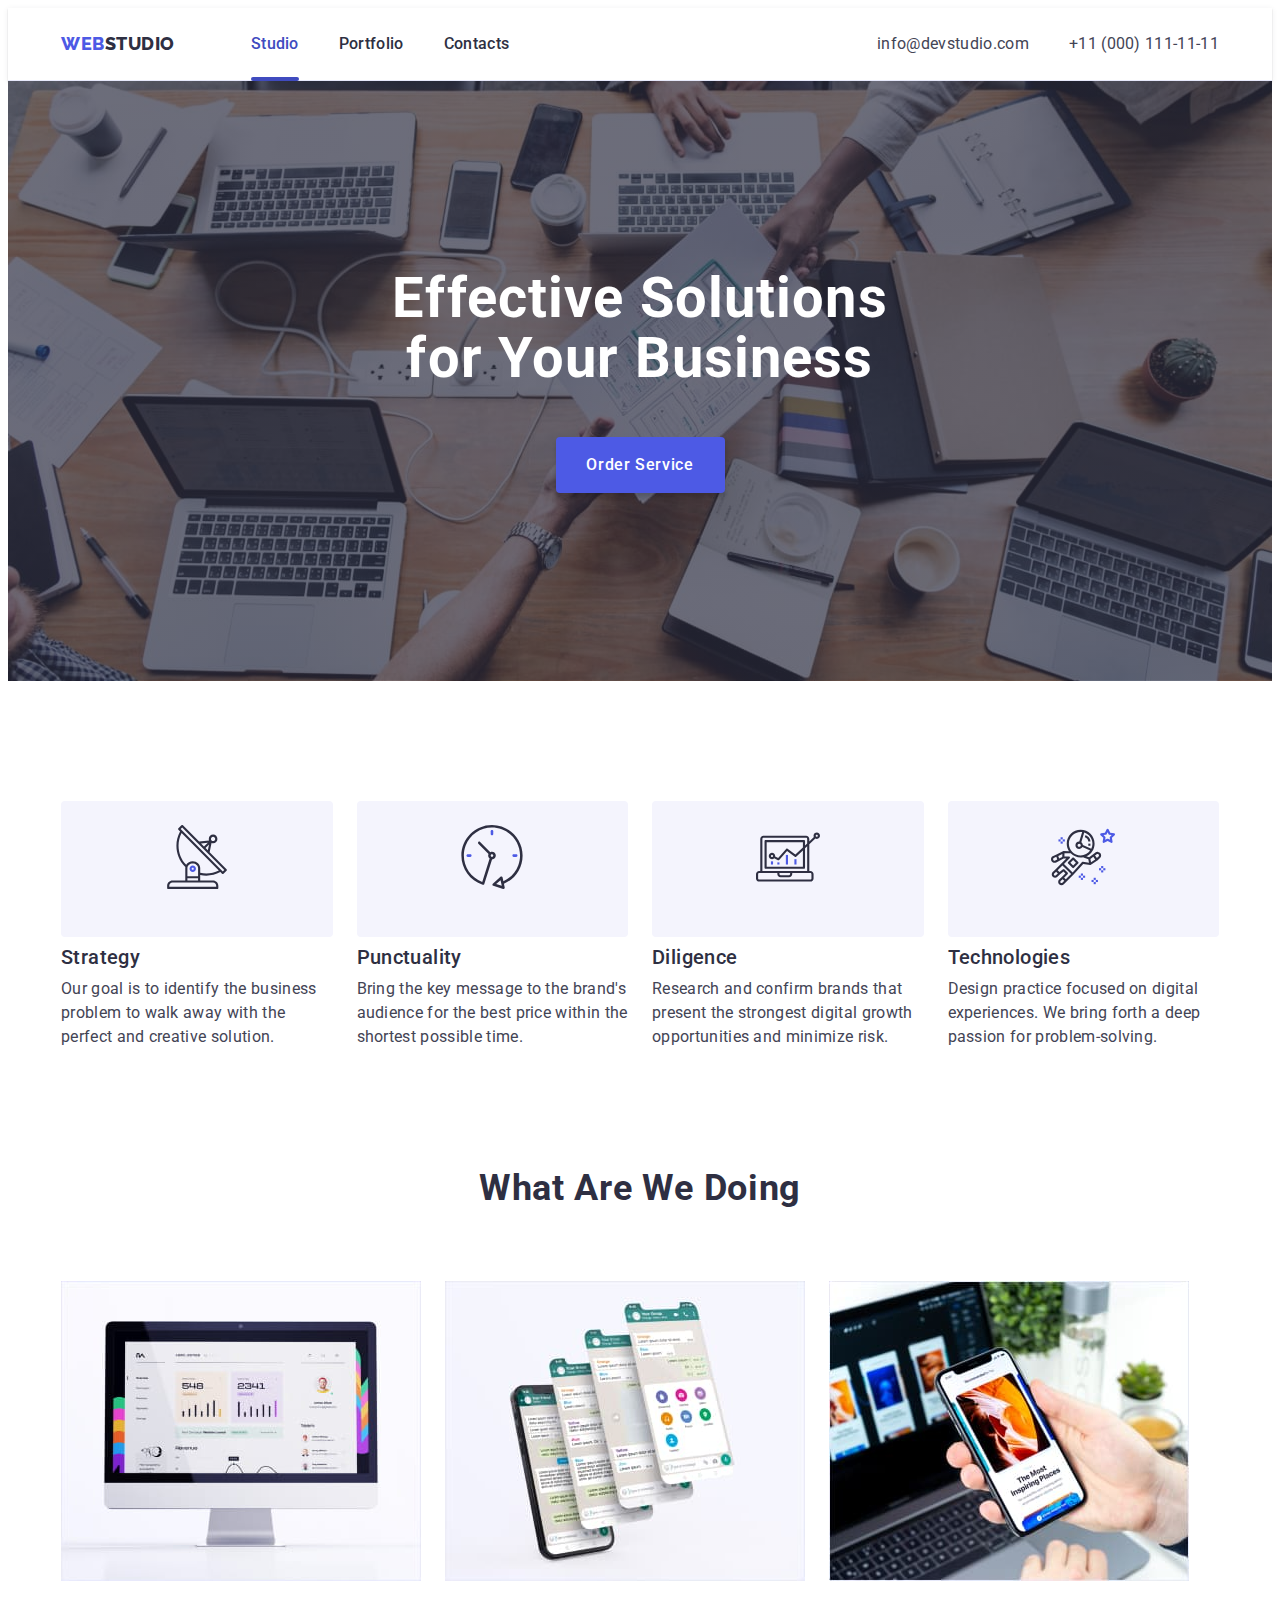
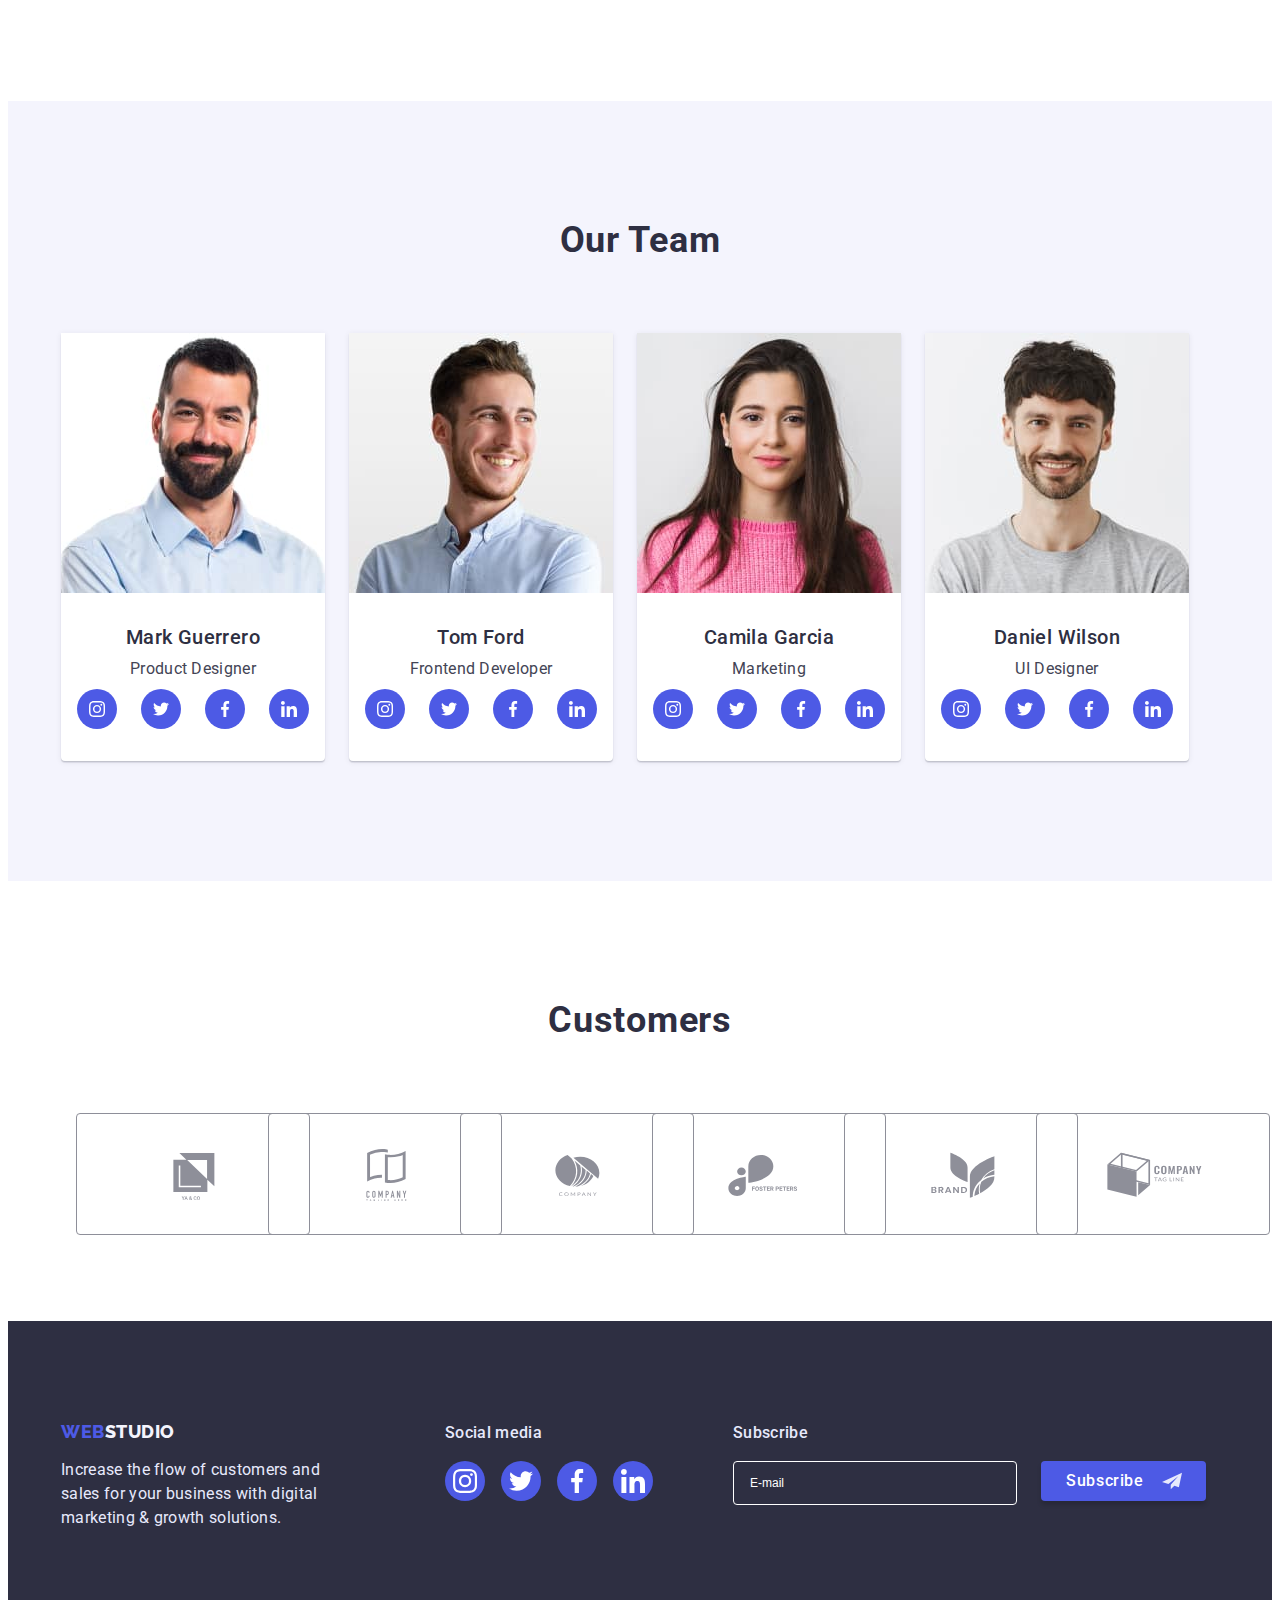
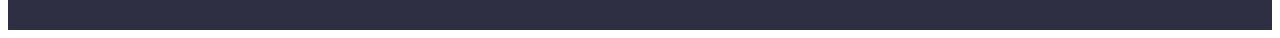
<file: index.html>
<!DOCTYPE html>
<html lang="en">
  <head>
    <meta charset="UTF-8" />
    <meta http-equiv="X-UA-Compatible" content="IE=edge" />
    <meta name="viewport" content="width=device-width, initial-scale=1.0" />
    <title>Document</title>
    <link
      rel="stylesheet"
      href="https://cdnjs.cloudflare.com/ajax/libs/modern-normalize/1.1.0/modern-normalize.min.css"
      integrity="sha512-wpPYUAdjBVSE4KJnH1VR1HeZfpl1ub8YT/NKx4PuQ5NmX2tKuGu6U/JRp5y+Y8XG2tV+wKQpNHVUX03MfMFn9Q=="
      crossorigin="anonymous"
      referrerpolicy="no-referrer"
    />
    <link rel="preconnect" href="https://fonts.googleapis.com" />
    <link rel="preconnect" href="https://fonts.gstatic.com" crossorigin />
    <link
      href="https://fonts.googleapis.com/css2?family=Raleway:wght@800&family=Roboto:wght@400;500;700;900&display=swap"
      rel="stylesheet"
    />
    <link
    rel="stylesheet"
    href="https://cdnjs.cloudflare.com/ajax/libs/animate.css/4.1.1/animate.min.css"/>
    
    <link rel="stylesheet" href="./css/styles.css" />
  </head>
  
  <body>
    <header class="page-header">
      <div class="container header-container">
        <nav class="page-nav">
          <!-- Навігація на інші сторінки-->
          <a class="logo header-logo" href="./index.html"
            >Web<span class="logo-dark">Studio</span></a
          >
          <ul class="menu">
            <li class="menu-item">
              <a class="menu-link current" href="./index.html">Studio</a>
            </li>
            <li class="menu-item">
              <a class="menu-link" href="./portfolio.html">Portfolio</a>
            </li>
            <li class="menu-item">
              <a class="menu-link" href="">Contacts</a>
            </li>
          </ul>
        </nav>
        <address class="contact">
          <ul class="menu">
            <li>
              <a class="contact" href="mailto:info@devstudio.com"
                >info@devstudio.com</a
              >
            </li>
            <li>
              <a class="contact" href="tel:+110001111111"
                >+11 (000) 111-11-11</a
              >
            </li>
          </ul>
        </address>
      </div>
    </header>

    <main>
      <!------------------- HERO -------------------->
      <section class="hero">
        <div class="container">
          <h1 class="hero-text text-container">
            Effective Solutions for Your Business
          </h1>
          <button class="modal-btn" data-modal-open type="button">
            Order Service
          </button>
        </div>
      </section>

      <!------------------------- Section2 -------------------->
      <section class="feature">
        <div class="container feature-container">
          <h2 class="visually-hidden">feature</h2>
          <ul class="feature-list">
            <li class="feature-item">
              <div class="feature-dos">
                <svg class="feature-icon" width="64" height="64">
                  <use href="./images/sec2.svg#icon-antenna"></use>
                </svg>
              </div>
              <h3 class="feature-title">Strategy</h3>
              <p class="feature-desc">
                Our goal is to identify the business problem to walk away with
                the perfect and creative solution.
              </p>
            </li>
            <li class="feature-item">
              <div class="feature-dos">
                <svg class="feature-icon" width="64" height="64">
                  <use href="./images/sec2.svg#icon-clock"></use>
                </svg>
              </div>
              <h3 class="feature-title">Punctuality</h3>
              <p class="feature-desc">
                Bring the key message to the brand's audience for the best price
                within the shortest possible time.
              </p>
            </li>

            <li class="feature-item">
              <div class="feature-dos">
                <svg class="feature-icon" width="64" height="64">
                  <use href="./images/sec2.svg#icon-diagram"></use>
                </svg>
              </div>
              <h3 class="feature-title">Diligence</h3>
              <p class="feature-desc">
                Research and confirm brands that present the strongest digital
                growth opportunities and minimize risk.
              </p>
            </li>
            <li class="feature-item">
              <div class="feature-dos">
                <svg class="feature-icon" width="64" height="64">
                  <use href="./images/sec2.svg#icon-astronaut"></use>
                </svg>
              </div>
              <h3 class="feature-title">Technologies</h3>
              <p class="feature-desc">
                Design practice focused on digital experiences. We bring forth a
                deep passion for problem-solving.
              </p>
            </li>
          </ul>
        </div>
      </section>

      <!--------------------- -Section3---------------------->
      <section class="aside">
        <div class="container">
          <h2 class="aside-title">What Are We Doing</h2>
          <ul class="aside-list">
            <li class="aside-img">
              <img src="./images/img1.jpg" alt="monitor" width="360" />
            </li>
            <li class="aside-img">
              <img src="./images/img2.jpg" alt="tel" width="360" />
            </li>
            <li class="aside-img">
              <img src="./images/img3.jpg" alt="comp" width="360" />
            </li>
          </ul>
        </div>
      </section>
      <!-----------------------end--Section3----------------->
      <!------------------- Секція 4------------------------->
      <section class="team">
        <div class="container">
          <h2 class="team-title">Our Team</h2>
          <ul class="team-list list">
            <li class="team-item">
              <img src="./images/teamcard1.jpg" alt="Team card 1" width="264" />
              <div class="team-social">
                <h3 class="team-item-title">Mark Guerrero</h3>
                <p class="team-desc">Product Designer</p>
                <ul class="team-soc-list list">
                  <li class="team-soc-item">
                    <a class="team-soc-link" href="">
                      <svg class="team-soc-icon" width="16" height="16">
                        <use href="./images/icons.svg#icon-instagram"></use>
                      </svg>
                    </a>
                  </li>
                  <li class="team-soc-item">
                    <a class="team-soc-link" href="">
                      <svg class="team-soc-icon" width="16" height="16">
                        <use href="./images/icons.svg#icon-twitter"></use>
                      </svg>
                    </a>
                  </li>
                  <li class="team-soc-item">
                    <a class="team-soc-link" href="">
                      <svg class="team-soc-icon" width="16" height="16">
                        <use href="./images/icons.svg#icon-facebook"></use>
                      </svg>
                    </a>
                  </li>
                  <li class="team-soc-item">
                    <a class="team-soc-link" href="">
                      <svg class="team-soc-icon" width="16" height="16">
                        <use href="./images/icons.svg#icon-linkedin"></use>
                      </svg>
                    </a>
                  </li>
                </ul>
              </div>
            </li>
            <li class="team-item">
              <img src="./images/teamcard2.jpg" alt="Team card 2" width="264" />
              <div class="team-social">
                <h3 class="team-item-title">Tom Ford</h3>
                <p class="team-desc">Frontend Developer</p>
                <ul class="team-soc-list list">
                  <li class="team-soc-item">
                    <a class="team-soc-link" href="">
                      <svg class="team-soc-icon" width="16" height="16">
                        <use href="./images/icons.svg#icon-instagram"></use>
                      </svg>
                    </a>
                  </li>
                  <li class="team-soc-item">
                    <a class="team-soc-link" href="">
                      <svg class="team-soc-icon" width="16" height="16">
                        <use href="./images/icons.svg#icon-twitter"></use>
                      </svg>
                    </a>
                  </li>
                  <li class="team-soc-item">
                    <a class="team-soc-link" href="">
                      <svg class="team-soc-icon" width="16" height="16">
                        <use href="./images/icons.svg#icon-facebook"></use>
                      </svg>
                    </a>
                  </li>
                  <li class="team-soc-item">
                    <a class="team-soc-link" href="">
                      <svg class="team-soc-icon" width="16" height="16">
                        <use href="./images/icons.svg#icon-linkedin"></use>
                      </svg>
                    </a>
                  </li>
                </ul>
              </div>
            </li>
            <li class="team-item">
              <img src="./images/teamcard3.jpg" alt="Team card 3" width="264" />
              <div class="team-social">
                <h3 class="team-item-title">Camila Garcia</h3>
                <p class="team-desc">Marketing</p>
                <ul class="team-soc-list list">
                  <li class="team-soc-item">
                    <a class="team-soc-link" href="">
                      <svg class="team-soc-icon" width="16" height="16">
                        <use href="./images/icons.svg#icon-instagram"></use>
                      </svg>
                    </a>
                  </li>
                  <li class="team-soc-item">
                    <a class="team-soc-link" href="">
                      <svg class="team-soc-icon" width="16" height="16">
                        <use href="./images/icons.svg#icon-twitter"></use>
                      </svg>
                    </a>
                  </li>
                  <li class="team-soc-item">
                    <a class="team-soc-link" href="">
                      <svg class="team-soc-icon" width="16" height="16">
                        <use href="./images/icons.svg#icon-facebook"></use>
                      </svg>
                    </a>
                  </li>
                  <li class="team-soc-item">
                    <a class="team-soc-link" href="">
                      <svg class="team-soc-icon" width="16" height="16">
                        <use href="./images/icons.svg#icon-linkedin"></use>
                      </svg>
                    </a>
                  </li>
                </ul>
              </div>
            </li>
            <li class="team-item">
              <img src="./images/teamcard4.jpg" alt="Team card 4" width="264" />
              <div class="team-social">
                <h3 class="team-item-title">Daniel Wilson</h3>
                <p class="team-desc">UI Designer</p>
                <ul class="team-soc-list list">
                  <li class="team-soc-item">
                    <a class="team-soc-link" href="">
                      <svg class="team-soc-icon" width="16" height="16">
                        <use href="./images/icons.svg#icon-instagram"></use>
                      </svg>
                    </a>
                  </li>
                  <li class="team-soc-item">
                    <a class="team-soc-link" href="">
                      <svg class="team-soc-icon" width="16" height="16">
                        <use href="./images/icons.svg#icon-twitter"></use>
                      </svg>
                    </a>
                  </li>
                  <li class="team-soc-item">
                    <a class="team-soc-link" href="">
                      <svg class="team-soc-icon" width="16" height="16">
                        <use href="./images/icons.svg#icon-facebook"></use>
                      </svg>
                    </a>
                  </li>
                  <li class="team-soc-item">
                    <a class="team-soc-link" href="">
                      <svg class="team-soc-icon" width="16" height="16">
                        <use href="./images/icons.svg#icon-linkedin"></use>
                      </svg>
                    </a>
                  </li>
                </ul>
              </div>
            </li>
          </ul>
        </div>
      </section>
      <!-------------------Customers------------------------->
      <section class="customers">
        <div class="container">
          <h2 class="cust-title">Customers</h2>
          <ul class="cust-list list">
            <li class="cust-item">
              <a class="cust-link" href="">
                <svg class="cust-icon" width="104" height="56">
                  <use href="./images/customer.svg#icon-customer1"></use>
                </svg>
              </a>
            </li>
            <li class="cust-item">
              <a class="cust-link" href="">
                <svg class="cust-icon" width="104" height="56">
                  <use href="./images/customer.svg#icon-customer2"></use>
                </svg>
              </a>
            </li>
            <li class="cust-item">
              <a class="cust-link" href="">
                <svg class="cust-icon" width="104" height="56">
                  <use href="./images/customer.svg#icon-customer3"></use>
                </svg>
              </a>
            </li>
            <li class="cust-item">
              <a class="cust-link" href="">
                <svg class="cust-icon" width="104" height="56">
                  <use href="./images/customer.svg#icon-customer4"></use>
                </svg>
              </a>
            </li>
            <li class="cust-item">
              <a class="cust-link" href="">
                <svg class="cust-icon" width="104" height="56">
                  <use href="./images/customer.svg#icon-customer5"></use>
                </svg>
              </a>
            </li>
            <li class="cust-item">
              <a class="cust-link" href="">
                <svg class="cust-icon" width="104" height="56">
                  <use
                    class="cust-hover"
                    href="./images/customer.svg#icon-customer6"
                  ></use>
                </svg>
              </a>
            </li>
          </ul>
        </div>
      </section>
    </main>
    <!------------------- Підваал---------------------------->

    <footer class="footer">
      <div class="container socfoot">
        <div class="container-foot">
          <a class="logo container-logo" href="./index.html"
            >Web<span class="logo-wiht">Studio</span></a>
          <p class="footer-text">
            Increase the flow of customers and sales for your business with
            digital marketing & growth solutions.
          </p>
        </div>
        <div class="footer-soc">
          <p class="footer-text-soc">Social media</p>
          <ul class="foot-soc-list list">
            <li class="foot-soc-item">
              <a class="foot-soc-link" href="">
                <svg class="team-soc-icon" width="24" height="24">
                  <use href="./images/icons.svg#icon-instagram"></use>
                </svg>
              </a>
            </li>
            <li class="foot-soc-item">
              <a class="foot-soc-link" href="">
                <svg class="team-soc-icon" width="24" height="24">
                  <use href="./images/icons.svg#icon-twitter"></use>
                </svg>
              </a>
            </li>
            <li class="foot-soc-item">
              <a class="foot-soc-link" href="">
                <svg class="team-soc-icon" width="24" height="24">
                  <use href="./images/icons.svg#icon-facebook"></use>
                </svg>
              </a>
            </li>
            <li class="foot-soc-item">
              <a class="foot-soc-link" href="">
                <svg class="team-soc-icon" width="24" height="24">
                  <use href="./images/icons.svg#icon-linkedin"></use>
                </svg>
              </a>
            </li>
          </ul>
        </div>
        <div class="footer-email">
          <p class="footer-text-soc">Subscribe</p>
          <form class="footer-form">
              <label for="user-email" class="footet-imput-email"></label>
              <input type="email" id="user-email" name="user-email" class="footer-input" placeholder="E-mail" required >
              <button class="footer-modal-send" type="submit">Subscribe<svg class="footer-btn-send" width="24" height="20"><use href="./images/icons.svg#icon-Frame"></use></svg></button>
            
          </form>
        </div>
      </div>
    </footer>
    <!------------------------modal-------------------------->
    <div class="backdrop is-hidden" data-modal>
      <div class="modal">
        <button class="modal-close-btn" type="button" data-modal-close>
          <svg class="modal-close" width="8" height="8">
            <use href="./images/icons.svg#icon-close"></use>
          </svg>
        </button>
        <p class="modal-title">Leave your contacts and we will call you back</p>
        <form class="modal-form">
          <div>
          <div class="modal-field">
            <label for="user-name" class="input-text">Name</label>
            <div class="input-wrap">
                <input type="text" id="user-name" name="user-name" class="modal-input" required >
                <svg class="modal-icon" width="18" height="18">
                  <use href="./images/icons.svg#icon-person"></use>
                </svg>
            </div>
          </div>

          <div class="modal-field">
            <label for="user-tel" class="input-text">Phone</label>
            <div class="input-wrap">
                <input type="tel" id="user-tel" name="user-tel" class="modal-input" required >
                <svg class="modal-icon" width="18" height="24">
                  <use href="./images/icons.svg#icon-phone"></use>
                </svg>
            </div>
          </div>

          <div class="modal-field">
            <label for="user-email" class="input-text">Email</label>
            <div class="input-wrap">
                  <input type="email" id="user-email-modal" name="user-email" class="modal-input" required >
                  <svg class="modal-icon" width="18" height="24">
                  <use href="./images/icons.svg#icon-email"></use></svg>
            </div>
          </div>



          <div class="modal-field">
            <label class="input-text" for="user-comment">Comment</label>
            <textarea name="user-comment" id="user-comment" class="modal-textarea" placeholder="Text input"></textarea>
          </div>
          </div>
          <div class="input-accept">
            
              <input type="checkbox" id="accept" name="accept" class="input-check visually-hidden" value="accept">
              
              <label for="accept" class="check-text">
                <span>
                  <svg class="check-icon" width="10" height="8">
                  <use href="./images/icons.svg#icon-Vector"></use></svg>
                </span>
                I accept the terms and conditions of the <a class="link-check" href="">Privacy Policy</a></label>
            
          </div>

          <button class="modal-send" type="submit">Send</button>
        </form>
      </div>
    </div>
    <script src="./js/modal.js"></script>
  </body>
</html>
</file>
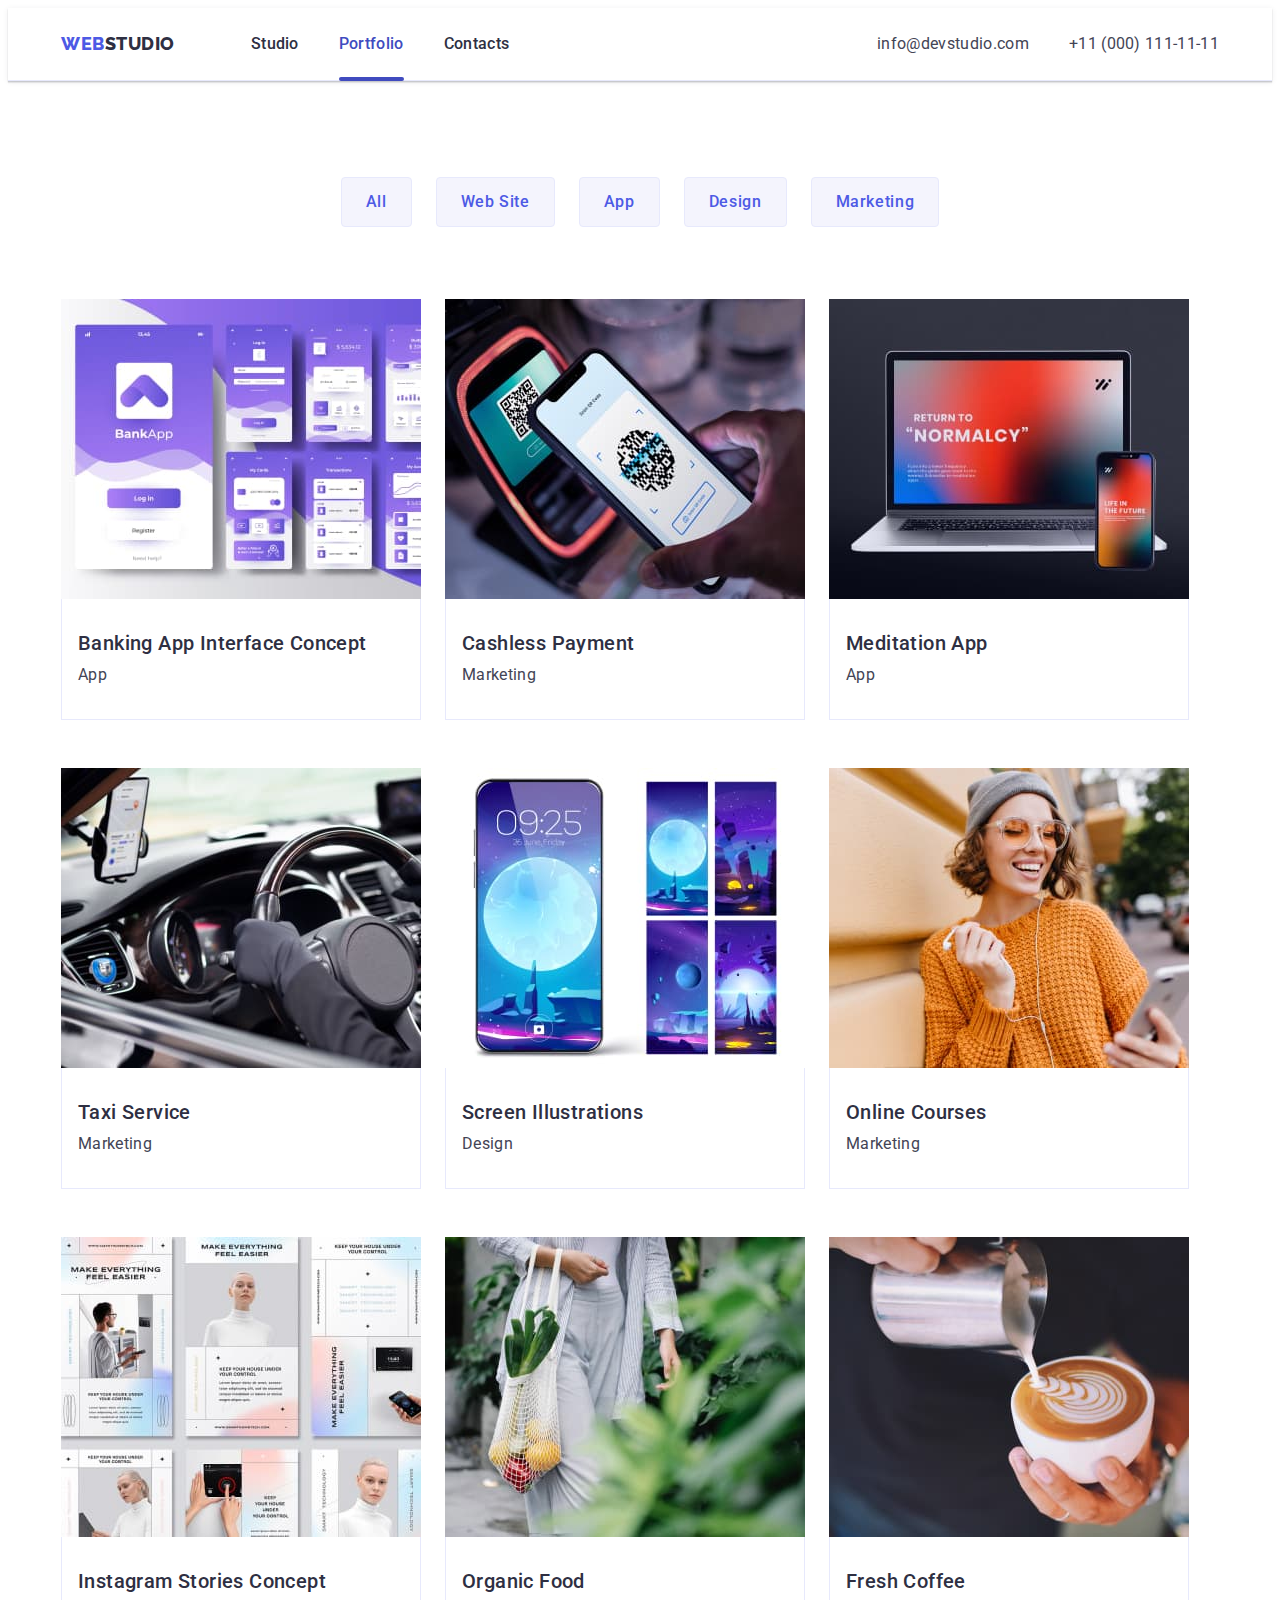
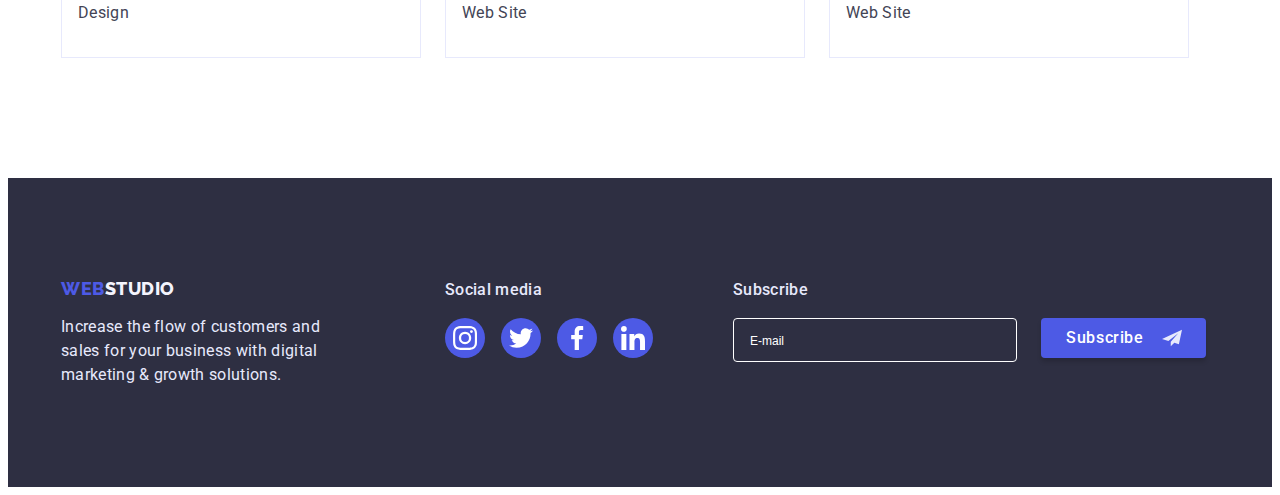
<file: portfolio.html>
<!DOCTYPE html>
<html lang="en">
  <head>
    <meta charset="UTF-8" />
    <meta http-equiv="X-UA-Compatible" content="IE=edge" />
    <meta name="viewport" content="width=device-width, initial-scale=1.0" />
    <link
      rel="stylesheet"
      href="https://cdnjs.cloudflare.com/ajax/libs/modern-normalize/1.1.0/modern-normalize.min.css"
      integrity="sha512-wpPYUAdjBVSE4KJnH1VR1HeZfpl1ub8YT/NKx4PuQ5NmX2tKuGu6U/JRp5y+Y8XG2tV+wKQpNHVUX03MfMFn9Q=="
      crossorigin="anonymous"
      referrerpolicy="no-referrer"
    />
    <link rel="preconnect" href="https://fonts.googleapis.com" />
    <link rel="preconnect" href="https://fonts.gstatic.com" crossorigin />
    <link
      href="https://fonts.googleapis.com/css2?family=Raleway:wght@800&family=Roboto:wght@400;500;700;900&display=swap"
      rel="stylesheet"
    />
    <title>Portfolio</title>

    <link
    rel="stylesheet"
    href="https://cdnjs.cloudflare.com/ajax/libs/animate.css/4.1.1/animate.min.css"
  />
    <link rel="stylesheet" href="./css/styles.css" />
  </head>

  <body>
    <header class="page-header">
      <div class="container header-container">
        <nav class="page-nav">
          <!---------- Навігація на інші сторінки-------------->
          <a class="logo header-logo" href="./index.html"
            >Web<span class="logo-dark">Studio</span></a
          >
          <ul class="menu">
            <li class="menu-item">
              <a class="menu-link" href="./index.html">Studio</a>
            </li>
            <li class="menu-item">
              <a class="menu-link current" href="./portfolio.html">Portfolio</a>
            </li>
            <li class="menu-item">
              <a class="menu-link" href="">Contacts</a>
            </li>
          </ul>
        </nav>
        <address class="contact">
          <ul class="menu">
            <li>
              <a class="contact" href="mailto:info@devstudio.com"
                >info@devstudio.com</a
              >
            </li>
            <li>
              <a class="contact" href="tel:+110001111111"
                >+11 (000) 111-11-11</a
              >
            </li>
          </ul>
        </address>
      </div>
    </header>

    <main>
      <section class="heading">
        <div class="container">
          <h1 class="visually-hidden">heading</h1>
          <ul class="button">
            <li>
              <button class="btn-main" type="button">All</button>
            </li>
            <li>
              <button class="btn-main" type="button">Web Site</button>
            </li>
            <li>
              <button class="btn-main" type="button">App</button>
            </li>
            <li>
              <button class="btn-main" type="button">Design</button>
            </li>
            <li>
              <button class="btn-main" type="button">Marketing</button>
            </li>
          </ul>

          <ul class="filtr">
            <li class="filtr-cnt">
              <a class="filtr-projc" href="">
                <div class="overley-oll">
                 <img
                   src="./images/portfolioi1.jpg"
                   alt="portfolioi1"
                   width="360"
                 />
                 <p class="overley">14 Stylish and User-Friendly App Design Concepts · Task Manager App · Calorie Tracker App · Exotic Fruit Ecommerce App · Cloud Storage App14 Stylish and User-Friendly App Design Concepts · Task Manager App · Calorie Tracker App · Exotic Fruit Ecommerce App · Cloud Storage App14 Stylish and User-Friendly App Design Concepts · Task Manager App · Calorie Tracker App · Exotic Fruit Ecommerce App ·</p>
                </div>
                <div class="img-titl">
                  <h2 class="filtr-item link">Banking App Interface Concept</h2>
                  <p class="filtr-text link">App</p>
                </div>
              </a>
            </li>

            <li class="filtr-cnt">
              <a class="filtr-projc" href=""
                ><div  class="overley-oll">
                  <img
                   src="./images/portfolioi2.jpg"
                   alt="portfolioi2"
                   width="360"
                  >
                  <p class="overley">14 Stylish and User-Friendly App Design Concepts · Task Manager App · Calorie Tracker App · Exotic Fruit Ecommerce App · Cloud Storage App</p>
                </div>
                <div class="img-titl">
                  <h2 class="filtr-item">Cashless Payment</h2>
                  <p class="filtr-text">Marketing</p>
                </div>
              </a>
            </li>
            <li class="filtr-cnt">
              <a class="filtr-projc" href="">
                <div  class="overley-oll">
                  <img
                    src="./images/portfolioi3.jpg"
                    alt="portfolioi3"
                    width="360"
                  /> <p class="overley">14 Stylish and User-Friendly App Design Concepts · Task Manager App · Calorie Tracker App · Exotic Fruit Ecommerce App · Cloud Storage App</p>
                </div>
                <div class="img-titl">
                  <h2 class="filtr-item">Meditation App</h2>
                  <p class="filtr-text">App</p>
                </div>
              </a>
            </li>
            <li class="filtr-cnt">
              <a class="filtr-projc" href="">
                <div  class="overley-oll">
                  <img
                    src="./images/portfolioi4.jpg"
                    alt="portfolioi4"
                    width="360"
                  /> <p class="overley">14 Stylish and User-Friendly App Design Concepts · Task Manager App · Calorie Tracker App · Exotic Fruit Ecommerce App · Cloud Storage App</p>
                </div>
                <div class="img-titl">
                  <h2 class="filtr-item">Taxi Service</h2>
                  <p class="filtr-text">Marketing</p>
                </div>
              </a>
            </li>

            <li class="filtr-cnt">
              <a class="filtr-projc" href="">
                <div  class="overley-oll">
                  <img
                    src="./images/portfolioi5.jpg"
                    alt="portfolioi5"
                    width="360"
                  /> <p class="overley">14 Stylish and User-Friendly App Design Concepts · Task Manager App · Calorie Tracker App · Exotic Fruit Ecommerce App · Cloud Storage App</p>
                </div>
                <div class="img-titl">
                  <h2 class="filtr-item">Screen Illustrations</h2>
                  <p class="filtr-text">Design</p>
                </div></a
              >
            </li>

            <li class="filtr-cnt">
              <a class="filtr-projc" href="">
                <div  class="overley-oll">
                  <img
                    src="./images/portfolioi6.jpg"
                    alt="portfolioi6"
                    width="360"
                  /> <p class="overley">14 Stylish and User-Friendly App Design Concepts · Task Manager App · Calorie Tracker App · Exotic Fruit Ecommerce App · Cloud Storage App</p>
                </div>
                <div class="img-titl">
                  <h2 class="filtr-item">Online Courses</h2>
                  <p class="filtr-text">Marketing</p>
                </div></a
              >
            </li>

            <li class="filtr-cnt">
              <a class="filtr-projc" href="">
                <div  class="overley-oll">
                  <img
                    src="./images/portfolioi7.jpg"
                    alt="portfolioi7"
                    width="360"
                  /> <p class="overley">14 Stylish and User-Friendly App Design Concepts · Task Manager App · Calorie Tracker App · Exotic Fruit Ecommerce App · Cloud Storage App</p>
                </div>
                <div class="img-titl">
                  <h2 class="filtr-item" list>Instagram Stories Concept</h2>
                  <p class="filtr-text">Design</p>
                </div></a
              >
            </li>

            <li class="filtr-cnt">
              <a class="filtr-projc" href="">
                <div  class="overley-oll">
                  <img
                    src="./images/portfolioi8.jpg"
                    alt="portfolioi8"
                    width="360"
                  /> <p class="overley">14 Stylish and User-Friendly App Design Concepts · Task Manager App · Calorie Tracker App · Exotic Fruit Ecommerce App · Cloud Storage App</p>
                </div>
                <div class="img-titl">
                  <h2 class="filtr-item">Organic Food</h2>
                  <p class="filtr-text">Web Site</p>
                </div></a
              >
            </li>

            <li class="filtr-cnt">
              <a class="filtr-projc" href="">
                <div  class="overley-oll">
                  <img
                    src="./images/portfolioi9.jpg"
                    alt="portfolioi9"
                    width="360"
                  /> <p class="overley">14 Stylish and User-Friendly App Design Concepts · Task Manager App · Calorie Tracker App · Exotic Fruit Ecommerce App · Cloud Storage App</p>
                </div>
                <div class="img-titl">
                  <h2 class="filtr-item">Fresh Coffee</h2>
                  <p class="filtr-text">Web Site</p>
                </div></a
              >
            </li>
          </ul>
        </div>
      </section>
    </main>
    <footer class="footer">
      <div class="container socfoot">
        <div class="container-foot">
          <a class="logo container-logo" href="./index.html"
            >Web<span class="logo-wiht">Studio</span></a
          >
          <p class="footer-text">
            Increase the flow of customers and sales for your business with
            digital marketing & growth solutions.
          </p>
        </div>
        <div class="footer-soc">
          <p class="footer-text-soc">Social media</p>
          <ul class="foot-soc-list list">
            <li class="foot-soc-item">
              <a class="foot-soc-link" href="">
                <svg class="team-soc-icon" width="24" height="24">
                  <use href="./images/icons.svg#icon-instagram"></use>
                </svg>
              </a>
            </li>
            <li class="foot-soc-item">
              <a class="foot-soc-link" href="">
                <svg class="team-soc-icon" width="24" height="24">
                  <use href="./images/icons.svg#icon-twitter"></use>
                </svg>
              </a>
            </li>
            <li class="foot-soc-item">
              <a class="foot-soc-link" href="">
                <svg class="team-soc-icon" width="24" height="24">
                  <use href="./images/icons.svg#icon-facebook"></use>
                </svg>
              </a>
            </li>
            <li class="foot-soc-item">
              <a class="foot-soc-link" href="">
                <svg class="team-soc-icon" width="24" height="24">
                  <use href="./images/icons.svg#icon-linkedin"></use>
                </svg>
              </a>
            </li>
          </ul>
        </div>
        <div class="footer-email">
          <form>
            <p class="footer-text-soc">Subscribe</p>
          
            <div  class="footer-form">
              <input type="email" id="user-email" name="user-email" class="footer-input" placeholder="E-mail"required ></form>
              <button class="footer-modal-send" type="submit">Subscribe<svg class="footer-btn-send" width="24" height="20"><use href="./images/icons.svg#icon-Frame"></use></svg></button>
            </div>
          </form>
          
        
      </div>
        </div>
      </div>
    </footer>
  </body>
</html>
</file>
<file: css/styles.css>
:root {
    --navy-blue-color: #2e2f42;
    --main-text-color: #434455;
    --iris-color: #4d5ae5;
    --active-color: #404bbf;
    --background-color: #f4f4fd;
    --border-solid: #e7e9fc;
    --hero-text-color:#FFFFFF; 
    --bg-gradient: linear-gradient(rgba(46, 47, 66, 0.7), rgba(46, 47, 66, 0.7));
    --light-slate-color: #8E8F99;
    --trans-nav: 250ms cubic-bezier(0.4, 0, 0.2, 1);
}

 p, h1, h2, h3, h4, h5, h6 {
    margin: 0;
}

ul {
    margin: 0;
    padding-left: 0;
    list-style: none;
}

a {
    text-decoration: none;
}

.no-scroll{
    overflow: hidden;
}

img {
    display: block;
    max-width: 100%;
    height: top;
    cursor: pointer;
}

body {
    font-family: "Roboto", sans-serif;
    font-weight: 400;
    font-size: 16px;
    color:var(--main-text-color);
    background-color:var(--hero-text-color);
}

.page-header {
    display: flex;
    border-bottom: 1px solid var(--border-solid);
    box-shadow: 0px 2px 1px rgba(46, 47, 66, 0.08), 0px 1px 1px rgba(46, 47, 66, 0.16), 0px 1px 6px rgba(46, 47, 66, 0.08);

}

.container {
    width: 1158px;
    padding-left: 15px;
    padding-right: 15px;
    margin: 0 auto;
   /* outline: 2px solid #9a3dbc;*/
}

.header-container {
    display: flex;
    align-items: center;
}

.page-nav {
    display: flex;
    align-items: center;
    margin-right: auto;
}

.header-logo{
    margin-right: 76px;
}

.logo {
    color:var(--iris-color);
    font-family: "Raleway", sans-serif;
    font-weight: 800;
    font-size: 18px;
    line-height: 1.17;
    letter-spacing: 0.03em;
    text-transform: uppercase;
    text-decoration: none;
}

.logo-dark {
    color: var(--navy-blue-color)
}

.menu {
    display: flex;
    gap: 40px;
}

/*.menu-item {}*/

.menu-link {
    font-weight: 500;
    font-size: 16px;
    line-height: 1.5;
    letter-spacing: 0.02em;
    color:var(--navy-blue-color);
    padding-top: 24px;
    padding-bottom: 24px;
    display: block;
    transition: color var(--trans-nav);
}

.menu-link:hover,
.menu-link:focus {
    color:var(--active-color);
}

/*---------------- CONTACT -----------------*/
.contact {
    font-size: 16px;
    line-height: 1.5;
    letter-spacing: 0.02em;
    color:var(--main-text-color);
    font-style: normal;
    text-decoration: none;
    transition: color var(--trans-nav);
}

.contact:hover,
.contact:focus {
    color:var(--active-color);
}

.current{
    position: relative;
    color:var(--active-color);
}

.current:after{
    content: "";
    position: absolute;
    left: 0;
    bottom: -1px;
    width: 100%;
    height: 4px;
    border-radius: 2px;
    background-color: var(--active-color);
}


/*-------------- HERO--Button--btn ------------------*/

.hero {
    background: var(--navy-blue-color);
    background-image: var(--bg-gradient), url(../images/herobcg.jpg);
    background-repeat: no-repeat;
    background-position: center;
    background-size: cover;
    text-align: center;
    padding: 188px 0 188px 0;
    max-width: 1440px;
    margin: 0 auto;
    }

.hero-desc {
color: var(--main-text-color);
}

.hero-text {
    font-weight: 700;
    font-size: 56px;
    line-height: 1.07;
    text-align: center;
    letter-spacing: 0.02em;
    color:var(--hero-text-color);
    width: 496px;
    margin: 0 auto;
}

.text-container {
    margin-bottom: 48px;
}

.modal-btn {
    width: 169px;
    height: 56px;
    font-family: "Roboto", sans-serif;
    font-weight: 500;
    font-size: 16px;
    line-height: 1.5;
    letter-spacing: 0.04em;
    color:var(--hero-text-color);
    background:var(--iris-color);
    box-shadow: 0px 4px 4px rgba(0, 0, 0, 0.15);
    border-radius: 4px;
    border: 1px solid transparent;
    cursor: pointer;
    transition: background-color var(--trans-nav);
}



.modal-btn:hover,
.modal-btn:focus {
    background-color:var(--active-color);
}
.btn-main {
    font-family: "Roboto", sans-serif;
    font-weight: 500;
    font-size: 16px;
    line-height: 1.5;
    letter-spacing: 0.04em;
    color: var(--iris-color);
    background: var(--background-color);
    padding: 12px 24px;
    border-radius: 4px;
    border: 1px solid var(--border-solid);
    cursor: pointer;
    transition: background-color var(--trans-nav), color var(--trans-nav), border-color var(--trans-nav), box-shadow var(--trans-nav) ;
}

.btn-main:hover,
.btn-main:focus {
    color: var(--hero-text-color);
    background: var(--active-color);
    border-color: transparent;
    box-shadow: 0px 3px 1px rgba(0, 0, 0, 0.1), 0px 2px 1px rgba(0, 0, 0, 0.08), 0px 2px 2px rgba(0, 0, 0, 0.12);
}
/*-------------end--HERO--Button--btn-------------*/
/*---------------------Section2-------------------*/
.feature {
    padding-top: 120px;
}

.feature-container {
    align-items: center;
}

.feature-list{
    display: flex;
    gap: 24px;
}

.feature-hero {
    color: var(--main-text-color);
}

.feature-item{
flex-basis: calc((100% - 48px) / 4);
}

.feature-dos{
    text-align: center;
    background-color: #F4F4FD;
    height: 112px;
    padding-top: 24px;
    border-radius: 4px;
    margin-bottom: 8px;
}

/*.feature-icon{}*/
.feature-title {
    font-weight: 500;
    font-size: 20px;
    line-height: 1.2;
    letter-spacing: 0.02em;
    color: var(--navy-blue-color);
    margin-bottom: 8px;
}


.feature-desc {
    font-size: 16px;
    line-height: 1.5;
    letter-spacing: 0.02em;
    color: var(--main-text-color);
}

.hero-desc, .filtr-text {
    font-size: 16px;
    line-height: 1.5;
    letter-spacing: 0.02em;
    color: var(--main-text-color);
}

/*----------------Section3----------------------------*/
.aside {
    padding-top: 120px;
    padding-bottom: 120px;
}

.aside-list {
    display: flex;
    gap: 24px;
    flex-basis: calc((100% - 48px) / 3);
}
.aside-img {
    border: var(--border-solid);
}
/*----------------end--Section3---------*/
.aside-title, .team-title {
    font-size: 36px;
    line-height: 1.11;
    text-align: center;
    text-transform: capitalize;
    color: var(--navy-blue-color);
    letter-spacing: 0.02em;
    margin-bottom: 72px;
}

 .ourteam {
    font-size: 36px;
    line-height: 1.11;
    text-align: center;
    text-transform: capitalize;
    color: var(--navy-blue-color);
    letter-spacing: 0.02em;
    
 }
 /*===========Section4==========*/
.team {
    background-color: #F4F4FD;
    padding-top: 120px;
    padding-bottom: 120px;
}

.team-list {
    display: flex;
    gap: 24px;
    text-align: center;
    flex-basis: calc((100% - 48px) / 3);
}
.team-item {
    background-color: #FFFFFF;
    padding-bottom: 32px;
    border-radius: 0px 0px 4px 4px;
    box-shadow: 0px 1px 6px rgba(46, 47, 66, 0.08),
        0px 1px 1px rgba(46, 47, 66, 0.16),
        0px 2px 1px rgba(46, 47, 66, 0.08);
}
 .team-desc {
    line-height: 1.5;
    letter-spacing: 0.02em;
    margin-bottom: 8px;
 }

.team-item-title {
    font-weight: 500;
    font-size: 20px;
    line-height: 1.2;
    letter-spacing: 0.02em;
    color: var(--navy-blue-color);
    margin-top: 32px;
    margin-bottom: 8px;
}
/*.list {}.team-social {}*/

.team-soc-list {
    display:flex;
    justify-content: center;
    gap: 24px;
}

.team-soc-item {
    width: 40px;
    height: 40px;
}

.team-soc-link {
    width: 100%;
    height: 100%;
    border-radius: 50%;
    background-color:var(--iris-color);
    display: flex;
    align-items: center;
    justify-content: center;
    transition: background-color var(--trans-nav);
}

.team-soc-icon{
   fill:#FFFFFF;
}

.team-soc-link:hover,
.team-soc-link:focus {
    background-color: var(--active-color);
}

 .team-list-img {
    background-color: #FFFFFF;
 }
.feature-memory {
    visibility: hidden;
    }

.visually-hidden {
    position: absolute;
    width: 1px;
    height: 1px;
    margin: -1px;
    border: 0;
    padding: 0;
    white-space: nowrap;
    clip-path: inset(100%);
    clip: rect(0 0 0 0);
    overflow: hidden;
}

 /*====================PORTFOLIO BODY=====================*/
.heading{
    padding: 96px 0 120px 0;
}

.button {
    display: flex;
    gap: 24px;
    justify-content: center;
    align-items: center;
    margin-bottom: 72px;
}

.filtr {
    display: flex;
    flex-wrap: wrap;
    gap: 48px 24px;
    flex-basis: calc((100% - 48px) / 3);
}

.filtr-cnt {
    display: block; 
}

.overley-oll{
    position: relative;
    overflow: hidden;
}

.overley{
    position: absolute;
    top: 0;
    font-size: 16px;
    line-height: 24px;
    letter-spacing: 0.02em;
    color: #F4F4FD;
    background-color: var(--iris-color);
    padding: 40px 32px 0 32px;
    height: 100%;
    transform: translateY(100%);
    transition: transform var(--trans-nav);
    overflow: auto;
}

.filtr-cnt:hover .overley{
    transform: translate(0);
}
   

.img-titl {
    padding: 32px 16px;
    border: 1px solid var(--border-solid);
    border-top: none;
}

.filtr-item {
    font-weight: 500;
    font-size: 20px;
    line-height: 1.2;
    letter-spacing: 0.02em;
    color: var(--navy-blue-color);
    margin-bottom: 8px;
}

.filtr-text {
    line-height: 1.5;
    letter-spacing: 0.02em;
}

.filtr-projc {
display: inline-block;
transition: box-shadow var(--trans-nav);
}
 
.filtr-projc:hover,
.filtr-projc:focus{
    box-shadow: 0px 1px 6px rgba(46, 47, 66, 0.08), 0px 1px 1px rgba(46, 47, 66, 0.16), 0px 2px 1px rgba(46, 47, 66, 0.08);
}

 /*=====================Підваал======================*/

.footer {
    background-color: var(--navy-blue-color);
    padding: 100px 0 100px 0;
}

.container-foot{
    width: 264px;
}

/*.container-logo }*/
 .logo-wiht {
    color:var(--background-color);
    color: #f4f4fd;
 }

 .footer-text {
    width: 264px;
    line-height: 1.5;
    letter-spacing: 0.02em;
     color:var(--border-solid);
     background:var(--navy-blue-color);
    margin-top: 16px;
 }

 .footer-soc {
    margin-left: 120px;
 }

 .socfoot{
    display: flex;
 }

 .foot-soc-item {
     width: 40px;
     height: 40px;
     gap: 16px;
 }

 .foot-soc-list{
    display: flex;
    gap: 16px;
 }

 .footer-text-soc {
    margin-bottom: 16px; 
    font-style: normal;
    font-weight: 500;
    line-height: 1.5;
    letter-spacing: 0.02em;
    color: var(--border-solid);
}

.foot-soc-link {
    width: 100%;
    height: 100%;
    border-radius: 50%;
    background-color: var(--iris-color);
    display: flex;
    align-items: center;
    justify-content: center;
    transition: background-color var(--trans-nav) ;
}

.foot-soc-icon {
    fill: #FFFFFF;
}

.foot-soc-link:hover,
.foot-soc-link:focus {
    background-color: #31D0AA;
    transform: none;
}

.footer-email {
    margin-left: 80px;
}

.footer-input::placeholder {
    color: #FFFFFF;
    font-style: normal;
    font-weight: 400;
    font-size: 12px;
    line-height: 24px;

}



.footer-input {
    display: flex;
    width: 264px;
    height: 40px;
    color: #FFFFFF;
    border: 1px solid #FFFFFF;
    border-radius: 4px;
    outline: transparent; 
    padding-left: 16px;
    background: content-box;
}

.footer-form {
  display: flex;  
}

.footer-modal-send{
    display: flex;
    align-items: center;
    width: 165px;
    height: 40px;
    font-family: "Roboto", sans-serif;
    font-weight: 500;
    font-size: 16px;
    line-height: 1.5;
    letter-spacing: 0.04em;
    color: var(--hero-text-color);
    background: var(--iris-color);
    box-shadow: 0px 4px 4px rgba(0, 0, 0, 0.15);
    border-radius: 4px;
    border: 1px solid transparent;
    cursor: pointer;
    transition: background-color var(--trans-nav);
    padding-left: 24px;
    margin-left: 24px;
    transition: transform 250ms cubic-bezier(0.4, 0, 0.2, 1), var(--trans-nav);
}

.footer-modal-send:hover, .footer-modal-send:focus {
    background-color: var(--active-color);
}
    
.modal-close-btn:hover
.footer-btn{
    margin-left: 24px;
}

.footer-btn-send{
    fill: #E7E9FC;
    vertical-align: sub;
    margin-left: 16px;
    
}

/*--------------------------Customers--------------------*/

.customers {
padding-top: 120px;   
padding-bottom: 120px;
}

.cust-title {
    font-size: 36px;
    line-height: 1.11;
    text-align: center;
    text-transform: capitalize;
    color: var(--navy-blue-color);
    letter-spacing: 0.02em;
    margin-bottom: 72px;
}

.cust-list {
    display: flex;
    gap: 24px;
    justify-content: center;
}

.cust-item {
    width: 168px;
    height: 88px;
}
    
.cust-link {
    width: 100%;
    height: 100%;
    display: flex;
    align-items: center;
    justify-content: center;
    border: 1px solid var(--light-slate-color);
    border-radius: 4px;
    padding: 16px 32px;
    color:var(--light-slate-color);
    transition: color var(--trans-nav), border-color var(--trans-nav);
}

.cust-icon {
    fill:currentColor;
}

.cust-link:hover,
.cust-link:focus {
    color: var(--active-color);
    border-color: var(--active-color);
}

/*--------------------------modal--------------------*/
.backdrop {
    position: fixed;
    top: 0;
    width: 100%;
    height: 100%;
    z-index: 100;
    background-color: rgba(46, 47, 66, 0.4);
    transition: opacity var(--trans-nav), visibility var(--trans-nav);
}

.modal{
    width: 408px;
    min-height: 584px;
    background: #FCFCFC;
    border-radius: 4px;
    position: absolute;
    top: 50%;
    left: 50%;
    transform: translate(-50%, -50%) scale(1);
    transition-property: opaciti, visibility, transform;
    padding: 72px 24px 24px;
}

.modal-close {
    vertical-align: middle;
}

.modal-close-btn{
    width: 24px;
    height: 24px;
    border-radius: 50%;
    fill: var(--main-text-color);
    background: #E7E9FC;
    border: 1px solid rgba(0, 0, 0, 0.1);
    display: block;
    position: absolute;
    right: 24px;
    top: 24px;
    cursor: pointer;
    transition: background-color var(--trans-nav), fill var(--trans-nav);
}

.modal-close-btn:hover,
.modal-close-btn:focus {
    background: var(--active-color);
    fill: #FFFFFF;
    border-color: transparent;
}

.backdrop.is-hidden .modal{
    transform: translate(-50%, -50%) scale(0);
}

.is-hidden {
    opacity: 0;
    visibility: hidden;
    pointer-events: none;
}

.modal-title{
    font-size: 16px;
    font-weight: 500;
    color: #2E2F42;
    text-align: center;
    letter-spacing: 0.02em;
    margin-bottom: 16px;
}

.modal-field {
    margin-bottom: 8px;
}

.modal-field:last-child {
    margin-bottom: 16px;   
}

.input-wrap{
    position: relative;
}

.modal-icon {
    position: absolute;
    left: 16px;
    top: 50%;
    transform: translateY(-50%);
    margin-right: 4px;
    fill: #2E2F42;
    transition: fill 250ms cubic-bezier(0.4, 0, 0.2, 1);
}

.modal-input{
    width: 100%;
    height: 40px;
    border: 1px solid rgba(46, 47, 66, 0.4);
    border-radius: 4px;
    outline: transparent; 
    padding-left: 38px;
    transition: border-color 250ms cubic-bezier(0.4, 0, 0.2, 1), fill 250ms cubic-bezier(0.4, 0, 0.2, 1); 
}

.modal-input:focus {
    border-color: var(--active-color);
}

.modal-input:focus + .modal-icon {
    fill: var(--iris-color);
}

.modal-input::placeholder{
    font-weight: 400;
    font-size: 12px;
    line-height: 1,1px;
    letter-spacing: 0.04em;
    color: rgba(46, 47, 66, 0.4);
    padding-left: 20px;
}

.input-text {
    display:block;
    font-weight: 400;
    font-size: 12px;
    line-height: 14px;
    letter-spacing: 0.04em;
    color: #8E8F99;
    margin-bottom: 4px;
}

.modal-textarea {
    display: block;
    width: 100%;
    height: 120px;
    border: 1px solid rgba(46, 47, 66, 0.4);
    border-radius: 4px;
    outline: transparent;
    padding: 10px;
    resize: none;
    font-weight: 400;
    font-size: 12px;
    letter-spacing: 0.04em;
    padding-left: 16px;
}

.modal-textarea:focus {
    border-color: var(--active-color);
}


.check-text{
    font-size: 12px;
    display: flex;
    align-items: center;
    letter-spacing: 0.04em;
    color: #8E8F99;
    font-weight: 400;
    line-height: 14px;
}

.check-text span {
    width: 16px;
    height: 16px;
    border: 1px solid rgba(46, 47, 66, 0.4);
    border-radius: 2px;
    margin-right: 8px;
    display: flex;
    align-items: center;
    justify-content:center;
    fill: transparent;
}

.link-check {
    text-decoration: underline;
    white-space: break-spaces;
    font-size: 12px;
    display: flex;
    align-items: center;
    letter-spacing: 0.04em;
    font-weight: 400;
    line-height: 16px;
    color: #4D5AE5;
    padding-left: 3px;




}

.link-check:hover, .link-check:focus {
    color: var(--active-color);}

.input-check:checked + .check-text span {
    background-color: #404BBF;
    fill: #F4F4FD;
}

.input-check:focus + .check-text span {
    border-color: #404BBF; 
}

.input-accept{
    display:flex;
    margin-bottom: 24px;
    
}
.input-check{
margin-right: 8px;
margin-bottom: 24px;
}

.modal-send{
width: 169px;
height: 56px;
font-family: "Roboto", sans-serif;
font-weight: 500;
font-size: 16px;
line-height: 1.5;
letter-spacing: 0.04em;
color: var(--hero-text-color);
background: var(--iris-color);
box-shadow: 0px 4px 4px rgba(0, 0, 0, 0.15);
border-radius: 4px;
border: 1px solid transparent;
cursor: pointer;
transition: background-color var(--trans-nav);
display: block;
margin-left: auto;
margin-right: auto;
}

.modal-send:hover,
.modal-send:focus {
    background-color:var(--active-color);
}
</file>
